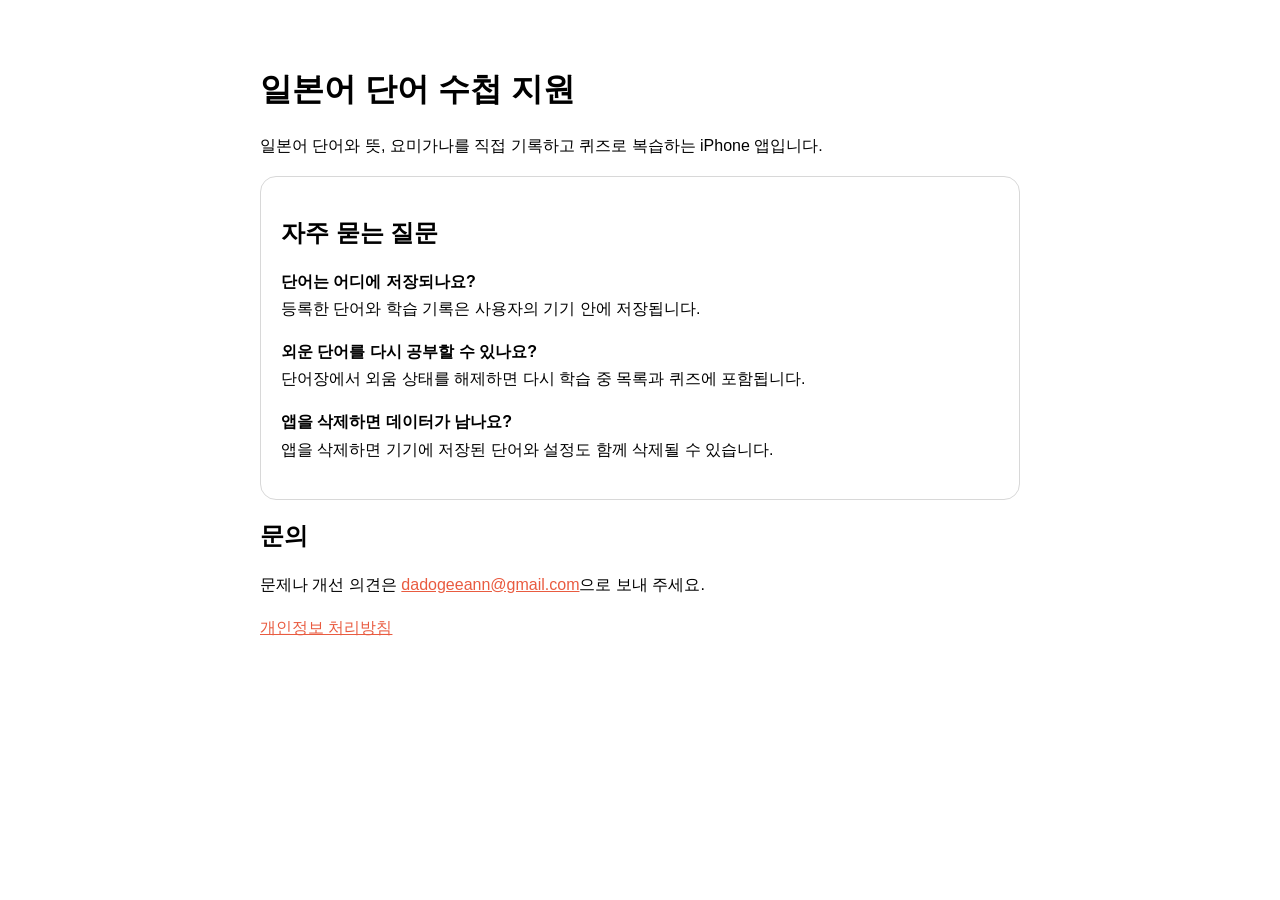
<file: index.html>
<!doctype html>
<html lang="ko">
<head>
  <meta charset="utf-8">
  <meta name="viewport" content="width=device-width, initial-scale=1">
  <meta name="description" content="일본어 단어 수첩 앱 사용 안내와 문의처">
  <title>일본어 단어 수첩 지원</title>
  <style>
    :root { color-scheme: light dark; }
    body { max-width: 760px; margin: 0 auto; padding: 48px 24px; font-family: -apple-system, BlinkMacSystemFont, "Noto Sans KR", sans-serif; line-height: 1.7; }
    h1, h2 { line-height: 1.3; }
    a { color: #e95b40; }
    .card { padding: 20px; border: 1px solid #d8d8d8; border-radius: 16px; }
  </style>
</head>
<body>
  <h1>일본어 단어 수첩 지원</h1>
  <p>일본어 단어와 뜻, 요미가나를 직접 기록하고 퀴즈로 복습하는 iPhone 앱입니다.</p>

  <div class="card">
    <h2>자주 묻는 질문</h2>
    <p><strong>단어는 어디에 저장되나요?</strong><br>등록한 단어와 학습 기록은 사용자의 기기 안에 저장됩니다.</p>
    <p><strong>외운 단어를 다시 공부할 수 있나요?</strong><br>단어장에서 외움 상태를 해제하면 다시 학습 중 목록과 퀴즈에 포함됩니다.</p>
    <p><strong>앱을 삭제하면 데이터가 남나요?</strong><br>앱을 삭제하면 기기에 저장된 단어와 설정도 함께 삭제될 수 있습니다.</p>
  </div>

  <h2>문의</h2>
  <p>문제나 개선 의견은 <a href="mailto:dadogeeann@gmail.com">dadogeeann@gmail.com</a>으로 보내 주세요.</p>
  <p><a href="privacy.html">개인정보 처리방침</a></p>
</body>
</html>
</file>
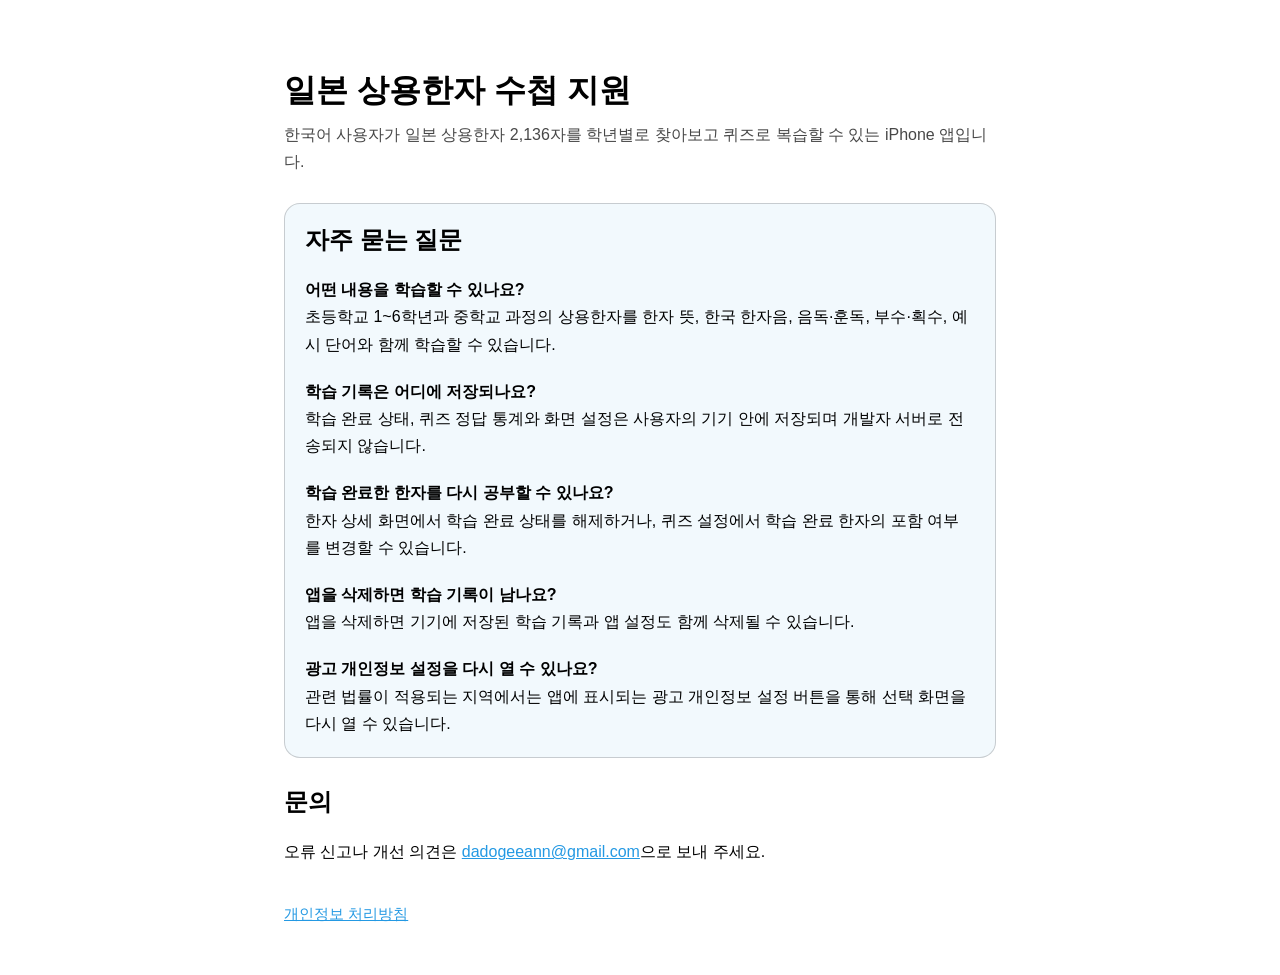
<file: joyo-kanji/index.html>
<!doctype html>
<html lang="ko">
<head>
  <meta charset="utf-8">
  <meta name="viewport" content="width=device-width, initial-scale=1">
  <meta name="description" content="일본 상용한자 수첩 앱의 사용 안내와 고객 지원 페이지입니다.">
  <title>일본 상용한자 수첩 지원</title>
  <style>
    :root {
      color-scheme: light dark;
      --accent: #2499e3;
      --surface: color-mix(in srgb, Canvas 94%, var(--accent) 6%);
      --border: color-mix(in srgb, CanvasText 18%, transparent);
    }
    * { box-sizing: border-box; }
    body {
      max-width: 760px;
      margin: 0 auto;
      padding: 48px 24px;
      font-family: -apple-system, BlinkMacSystemFont, "Apple SD Gothic Neo", "Noto Sans KR", sans-serif;
      line-height: 1.7;
    }
    h1, h2 { line-height: 1.35; }
    h1 { margin-bottom: 8px; }
    a { color: var(--accent); }
    .intro { margin-top: 0; color: color-mix(in srgb, CanvasText 72%, transparent); }
    .card {
      margin: 28px 0;
      padding: 20px;
      border: 1px solid var(--border);
      border-radius: 16px;
      background: var(--surface);
    }
    .card h2 { margin-top: 0; }
    .question { margin-bottom: 20px; }
    .question:last-child { margin-bottom: 0; }
    footer { margin-top: 36px; font-size: 0.95rem; }
  </style>
</head>
<body>
  <main>
    <h1>일본 상용한자 수첩 지원</h1>
    <p class="intro">한국어 사용자가 일본 상용한자 2,136자를 학년별로 찾아보고 퀴즈로 복습할 수 있는 iPhone 앱입니다.</p>

    <section class="card" aria-labelledby="faq-title">
      <h2 id="faq-title">자주 묻는 질문</h2>

      <div class="question">
        <strong>어떤 내용을 학습할 수 있나요?</strong><br>
        초등학교 1~6학년과 중학교 과정의 상용한자를 한자 뜻, 한국 한자음, 음독·훈독, 부수·획수, 예시 단어와 함께 학습할 수 있습니다.
      </div>

      <div class="question">
        <strong>학습 기록은 어디에 저장되나요?</strong><br>
        학습 완료 상태, 퀴즈 정답 통계와 화면 설정은 사용자의 기기 안에 저장되며 개발자 서버로 전송되지 않습니다.
      </div>

      <div class="question">
        <strong>학습 완료한 한자를 다시 공부할 수 있나요?</strong><br>
        한자 상세 화면에서 학습 완료 상태를 해제하거나, 퀴즈 설정에서 학습 완료 한자의 포함 여부를 변경할 수 있습니다.
      </div>

      <div class="question">
        <strong>앱을 삭제하면 학습 기록이 남나요?</strong><br>
        앱을 삭제하면 기기에 저장된 학습 기록과 앱 설정도 함께 삭제될 수 있습니다.
      </div>

      <div class="question">
        <strong>광고 개인정보 설정을 다시 열 수 있나요?</strong><br>
        관련 법률이 적용되는 지역에서는 앱에 표시되는 광고 개인정보 설정 버튼을 통해 선택 화면을 다시 열 수 있습니다.
      </div>
    </section>

    <section aria-labelledby="contact-title">
      <h2 id="contact-title">문의</h2>
      <p>오류 신고나 개선 의견은 <a href="mailto:dadogeeann@gmail.com">dadogeeann@gmail.com</a>으로 보내 주세요.</p>
    </section>
  </main>

  <footer>
    <a href="privacy.html">개인정보 처리방침</a>
  </footer>
</body>
</html>
</file>
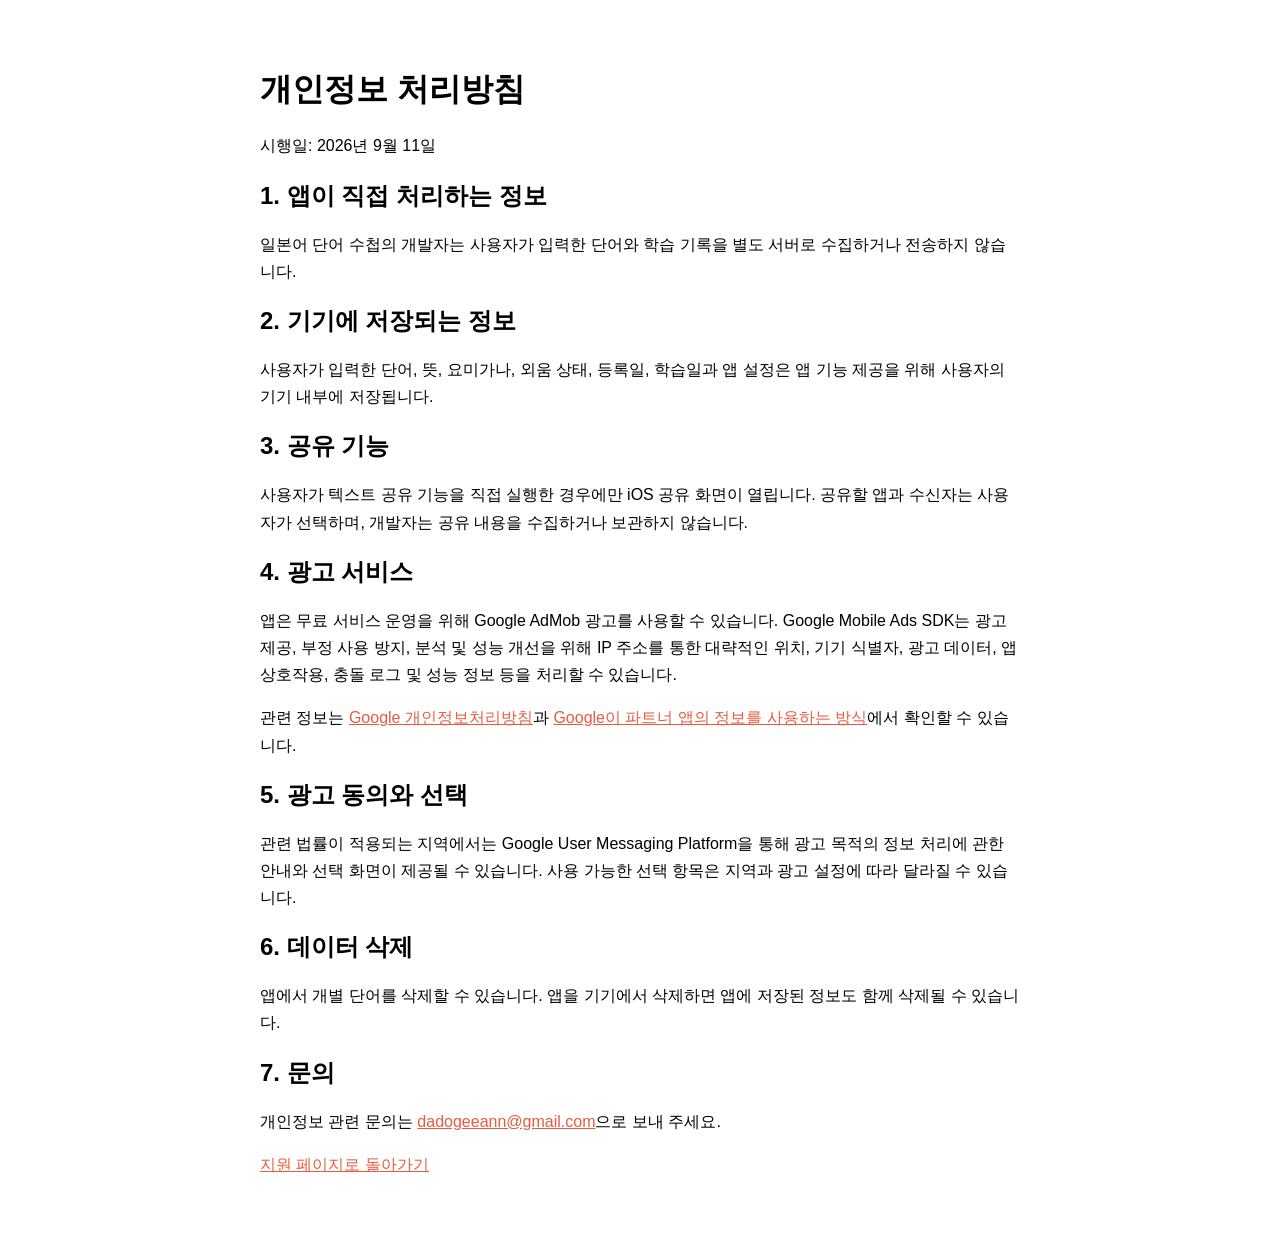
<file: privacy.html>
<!doctype html>
<html lang="ko">
<head>
  <meta charset="utf-8">
  <meta name="viewport" content="width=device-width, initial-scale=1">
  <meta name="description" content="일본어 단어 수첩 개인정보 처리방침">
  <title>일본어 단어 수첩 개인정보 처리방침</title>
  <style>
    :root { color-scheme: light dark; }
    body { max-width: 760px; margin: 0 auto; padding: 48px 24px; font-family: -apple-system, BlinkMacSystemFont, "Noto Sans KR", sans-serif; line-height: 1.7; }
    h1, h2 { line-height: 1.3; }
    a { color: #e95b40; }
  </style>
</head>
<body>
  <h1>개인정보 처리방침</h1>
  <p>시행일: 2026년 9월 11일</p>

  <h2>1. 앱이 직접 처리하는 정보</h2>
  <p>일본어 단어 수첩의 개발자는 사용자가 입력한 단어와 학습 기록을 별도 서버로 수집하거나 전송하지 않습니다.</p>

  <h2>2. 기기에 저장되는 정보</h2>
  <p>사용자가 입력한 단어, 뜻, 요미가나, 외움 상태, 등록일, 학습일과 앱 설정은 앱 기능 제공을 위해 사용자의 기기 내부에 저장됩니다.</p>

  <h2>3. 공유 기능</h2>
  <p>사용자가 텍스트 공유 기능을 직접 실행한 경우에만 iOS 공유 화면이 열립니다. 공유할 앱과 수신자는 사용자가 선택하며, 개발자는 공유 내용을 수집하거나 보관하지 않습니다.</p>

  <h2>4. 광고 서비스</h2>
  <p>앱은 무료 서비스 운영을 위해 Google AdMob 광고를 사용할 수 있습니다. Google Mobile Ads SDK는 광고 제공, 부정 사용 방지, 분석 및 성능 개선을 위해 IP 주소를 통한 대략적인 위치, 기기 식별자, 광고 데이터, 앱 상호작용, 충돌 로그 및 성능 정보 등을 처리할 수 있습니다.</p>
  <p>관련 정보는 <a href="https://policies.google.com/privacy">Google 개인정보처리방침</a>과 <a href="https://policies.google.com/technologies/partner-sites">Google이 파트너 앱의 정보를 사용하는 방식</a>에서 확인할 수 있습니다.</p>

  <h2>5. 광고 동의와 선택</h2>
  <p>관련 법률이 적용되는 지역에서는 Google User Messaging Platform을 통해 광고 목적의 정보 처리에 관한 안내와 선택 화면이 제공될 수 있습니다. 사용 가능한 선택 항목은 지역과 광고 설정에 따라 달라질 수 있습니다.</p>

  <h2>6. 데이터 삭제</h2>
  <p>앱에서 개별 단어를 삭제할 수 있습니다. 앱을 기기에서 삭제하면 앱에 저장된 정보도 함께 삭제될 수 있습니다.</p>

  <h2>7. 문의</h2>
  <p>개인정보 관련 문의는 <a href="mailto:dadogeeann@gmail.com">dadogeeann@gmail.com</a>으로 보내 주세요.</p>

  <p><a href="index.html">지원 페이지로 돌아가기</a></p>
</body>
</html>
</file>
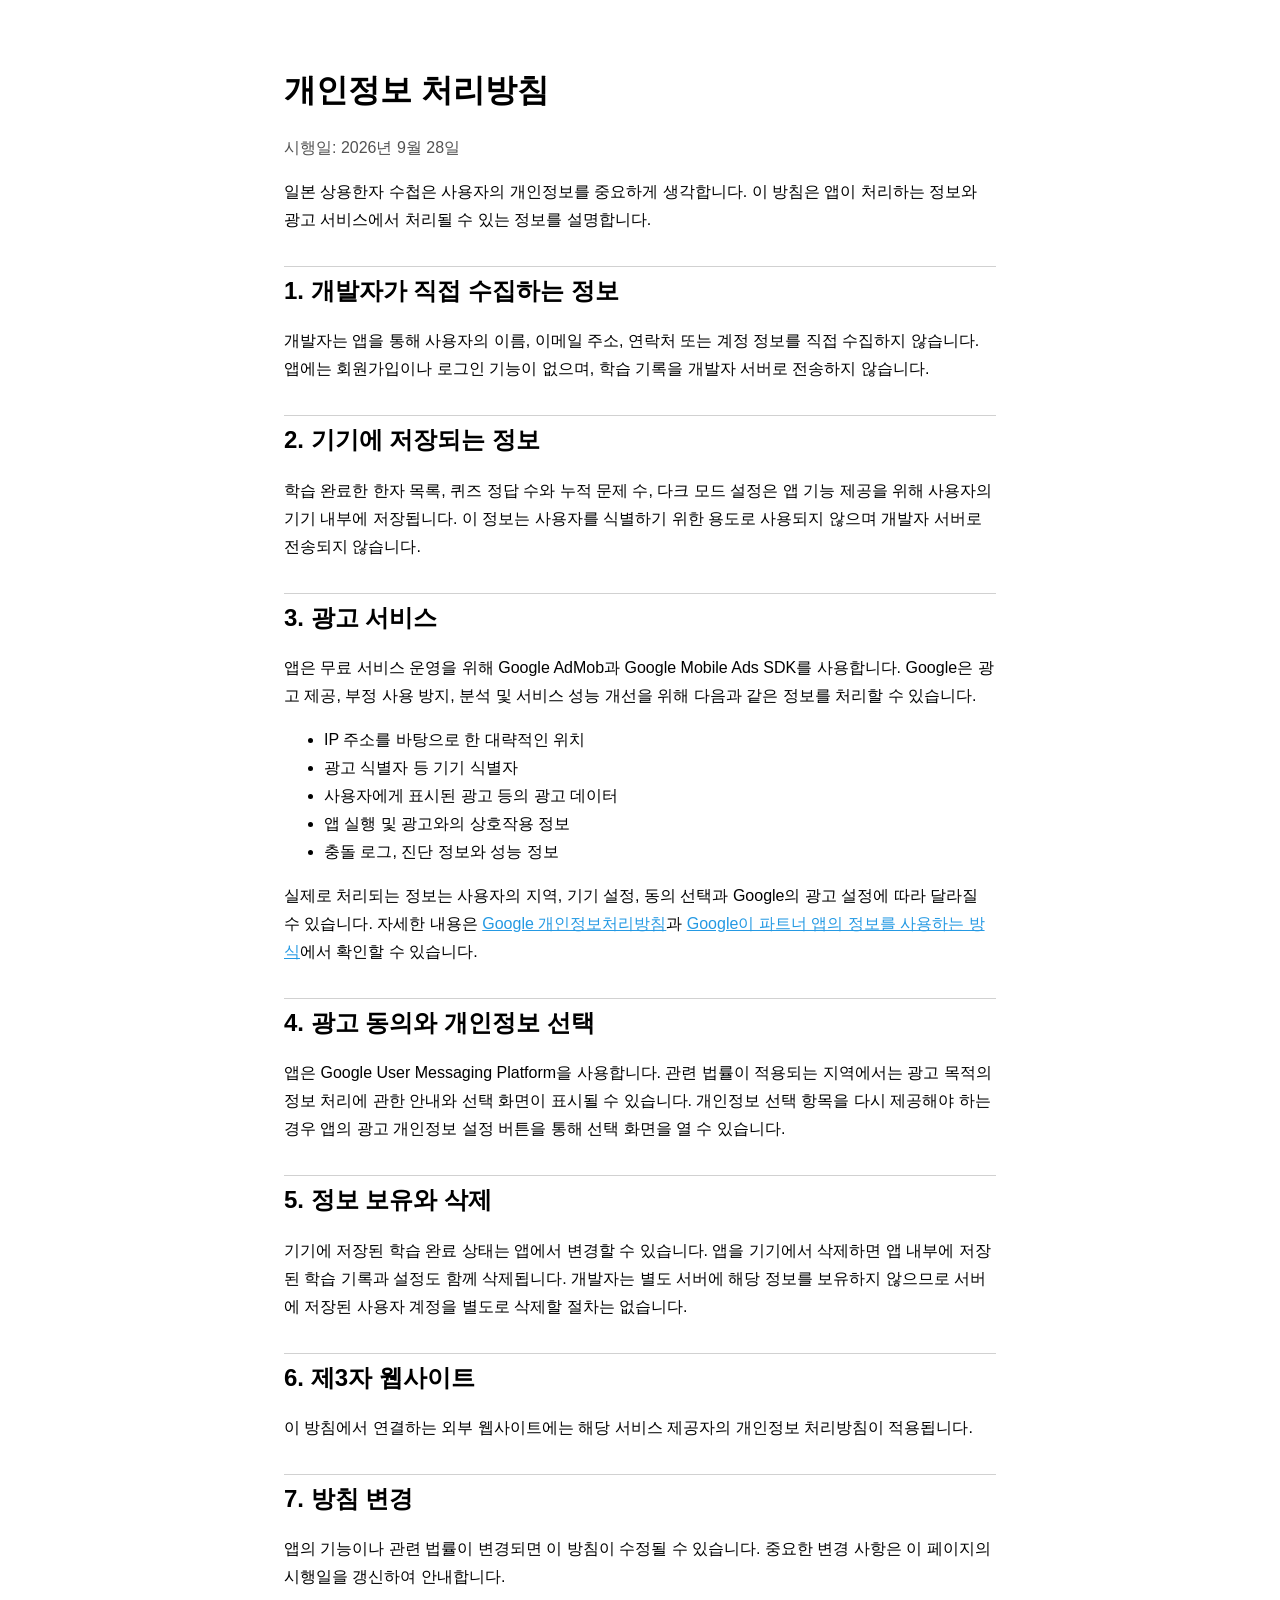
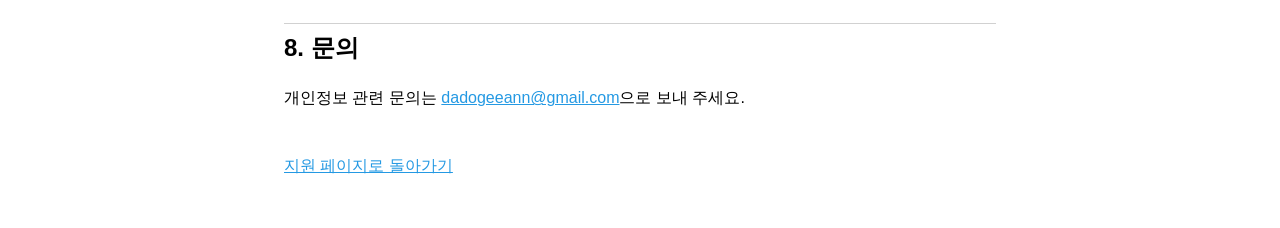
<file: joyo-kanji/privacy.html>
<!doctype html>
<html lang="ko">
<head>
  <meta charset="utf-8">
  <meta name="viewport" content="width=device-width, initial-scale=1">
  <meta name="description" content="일본 상용한자 수첩 앱의 개인정보 처리방침입니다.">
  <title>일본 상용한자 수첩 개인정보 처리방침</title>
  <style>
    :root {
      color-scheme: light dark;
      --accent: #2499e3;
      --border: color-mix(in srgb, CanvasText 18%, transparent);
    }
    * { box-sizing: border-box; }
    body {
      max-width: 760px;
      margin: 0 auto;
      padding: 48px 24px;
      font-family: -apple-system, BlinkMacSystemFont, "Apple SD Gothic Neo", "Noto Sans KR", sans-serif;
      line-height: 1.75;
    }
    h1, h2 { line-height: 1.35; }
    h2 { margin-top: 32px; padding-top: 8px; border-top: 1px solid var(--border); }
    a { color: var(--accent); }
    .effective-date { color: color-mix(in srgb, CanvasText 68%, transparent); }
    footer { margin-top: 40px; }
  </style>
</head>
<body>
  <main>
    <h1>개인정보 처리방침</h1>
    <p class="effective-date">시행일: 2026년 9월 28일</p>

    <p>일본 상용한자 수첩은 사용자의 개인정보를 중요하게 생각합니다. 이 방침은 앱이 처리하는 정보와 광고 서비스에서 처리될 수 있는 정보를 설명합니다.</p>

    <h2>1. 개발자가 직접 수집하는 정보</h2>
    <p>개발자는 앱을 통해 사용자의 이름, 이메일 주소, 연락처 또는 계정 정보를 직접 수집하지 않습니다. 앱에는 회원가입이나 로그인 기능이 없으며, 학습 기록을 개발자 서버로 전송하지 않습니다.</p>

    <h2>2. 기기에 저장되는 정보</h2>
    <p>학습 완료한 한자 목록, 퀴즈 정답 수와 누적 문제 수, 다크 모드 설정은 앱 기능 제공을 위해 사용자의 기기 내부에 저장됩니다. 이 정보는 사용자를 식별하기 위한 용도로 사용되지 않으며 개발자 서버로 전송되지 않습니다.</p>

    <h2>3. 광고 서비스</h2>
    <p>앱은 무료 서비스 운영을 위해 Google AdMob과 Google Mobile Ads SDK를 사용합니다. Google은 광고 제공, 부정 사용 방지, 분석 및 서비스 성능 개선을 위해 다음과 같은 정보를 처리할 수 있습니다.</p>
    <ul>
      <li>IP 주소를 바탕으로 한 대략적인 위치</li>
      <li>광고 식별자 등 기기 식별자</li>
      <li>사용자에게 표시된 광고 등의 광고 데이터</li>
      <li>앱 실행 및 광고와의 상호작용 정보</li>
      <li>충돌 로그, 진단 정보와 성능 정보</li>
    </ul>
    <p>실제로 처리되는 정보는 사용자의 지역, 기기 설정, 동의 선택과 Google의 광고 설정에 따라 달라질 수 있습니다. 자세한 내용은 <a href="https://policies.google.com/privacy">Google 개인정보처리방침</a>과 <a href="https://policies.google.com/technologies/partner-sites">Google이 파트너 앱의 정보를 사용하는 방식</a>에서 확인할 수 있습니다.</p>

    <h2>4. 광고 동의와 개인정보 선택</h2>
    <p>앱은 Google User Messaging Platform을 사용합니다. 관련 법률이 적용되는 지역에서는 광고 목적의 정보 처리에 관한 안내와 선택 화면이 표시될 수 있습니다. 개인정보 선택 항목을 다시 제공해야 하는 경우 앱의 광고 개인정보 설정 버튼을 통해 선택 화면을 열 수 있습니다.</p>

    <h2>5. 정보 보유와 삭제</h2>
    <p>기기에 저장된 학습 완료 상태는 앱에서 변경할 수 있습니다. 앱을 기기에서 삭제하면 앱 내부에 저장된 학습 기록과 설정도 함께 삭제됩니다. 개발자는 별도 서버에 해당 정보를 보유하지 않으므로 서버에 저장된 사용자 계정을 별도로 삭제할 절차는 없습니다.</p>

    <h2>6. 제3자 웹사이트</h2>
    <p>이 방침에서 연결하는 외부 웹사이트에는 해당 서비스 제공자의 개인정보 처리방침이 적용됩니다.</p>

    <h2>7. 방침 변경</h2>
    <p>앱의 기능이나 관련 법률이 변경되면 이 방침이 수정될 수 있습니다. 중요한 변경 사항은 이 페이지의 시행일을 갱신하여 안내합니다.</p>

    <h2>8. 문의</h2>
    <p>개인정보 관련 문의는 <a href="mailto:dadogeeann@gmail.com">dadogeeann@gmail.com</a>으로 보내 주세요.</p>
  </main>

  <footer>
    <a href="index.html">지원 페이지로 돌아가기</a>
  </footer>
</body>
</html>
</file>
